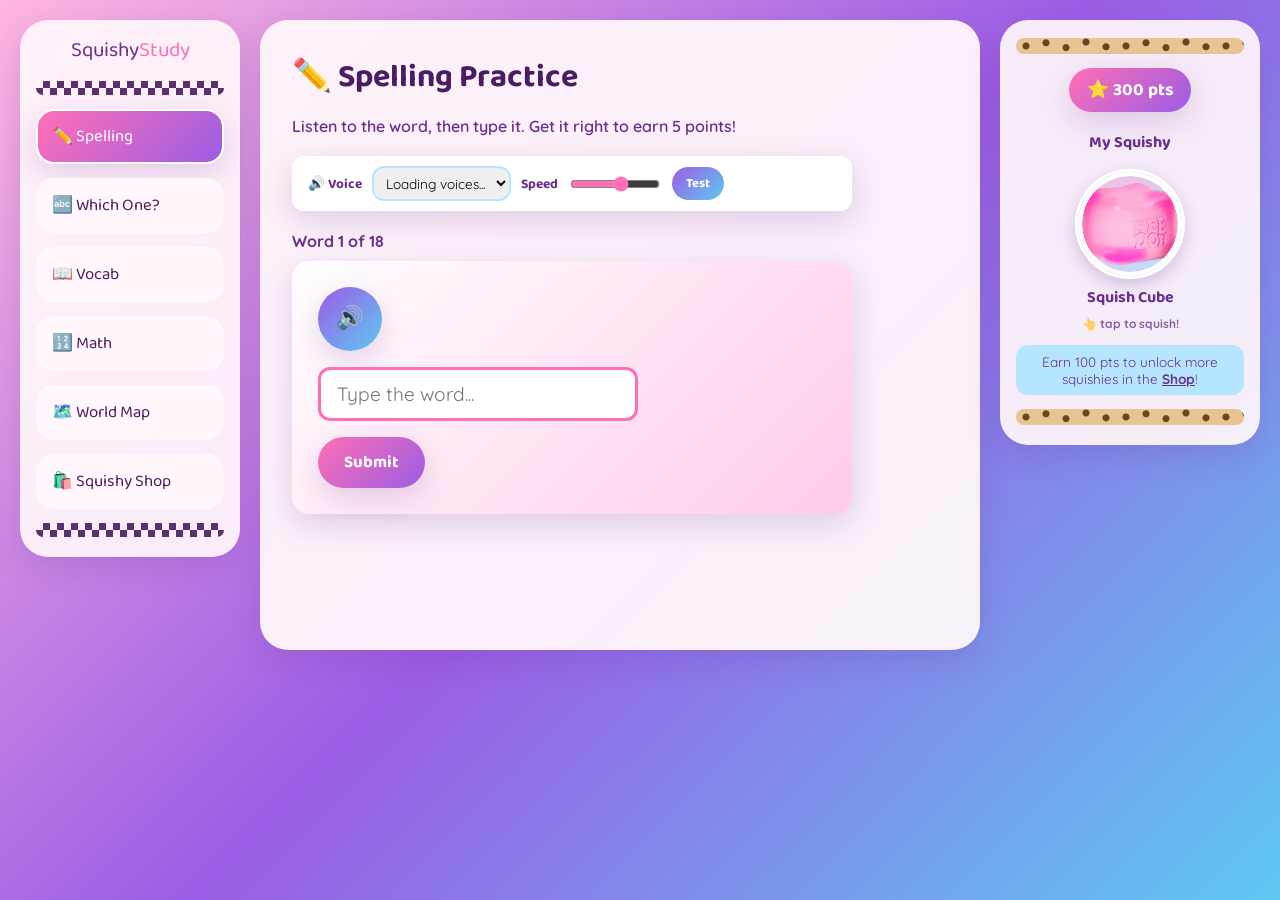
<file: index.html>
<!DOCTYPE html>
<html lang="en">
<head>
<meta charset="UTF-8">
<meta name="viewport" content="width=device-width, initial-scale=1.0">
<title>Squishy Study — Spelling</title>
<link rel="preconnect" href="https://fonts.googleapis.com">
<link href="https://fonts.googleapis.com/css2?family=Baloo+2:wght@500;700&family=Quicksand:wght@500;600;700&display=swap" rel="stylesheet">
<link rel="stylesheet" href="style.css">
</head>
<body data-page="spelling">
  <div class="app-shell">
    <nav class="side-nav" id="side-nav"></nav>

    <main class="page-content">
      <h1>✏️ Spelling Practice</h1>
      <p class="page-sub">Listen to the word, then type it. Get it right to earn 5 points!</p>
      <div id="voice-settings"></div>
      <div id="spelling-root"></div>
    </main>

    <aside class="squishy-panel" id="squishy-panel"></aside>
  </div>

  <script src="script.js"></script>
</body>
</html>
</file>
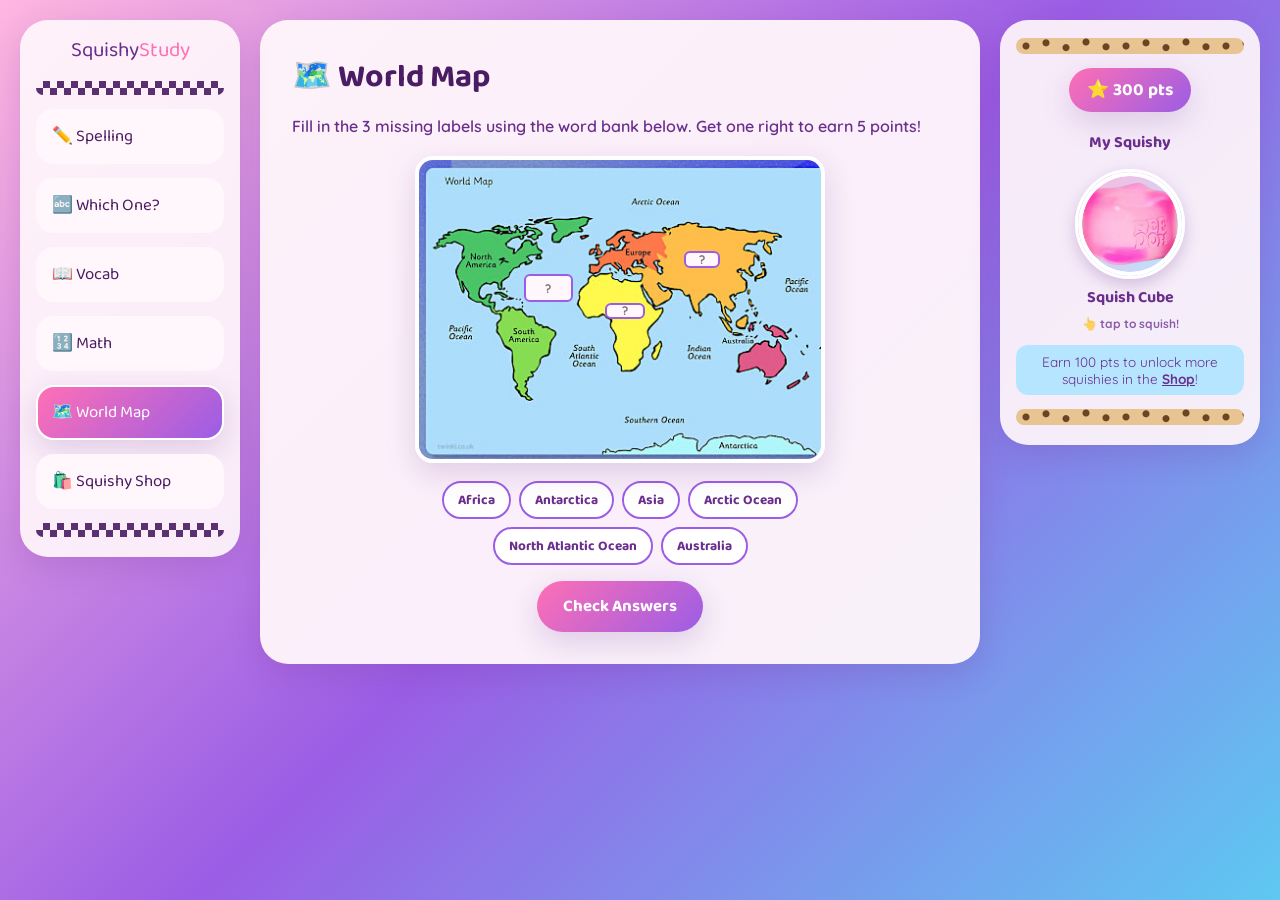
<file: geography.html>
<!DOCTYPE html>
<html lang="en">
<head>
<meta charset="UTF-8">
<meta name="viewport" content="width=device-width, initial-scale=1.0">
<title>Squishy Study — World Map</title>
<link rel="preconnect" href="https://fonts.googleapis.com">
<link href="https://fonts.googleapis.com/css2?family=Baloo+2:wght@500;700&family=Quicksand:wght@500;600;700&display=swap" rel="stylesheet">
<link rel="stylesheet" href="style.css">
</head>
<body data-page="geography">
  <div class="app-shell">
    <nav class="side-nav" id="side-nav"></nav>

    <main class="page-content">
      <h1>🗺️ World Map</h1>
      <p class="page-sub">Fill in the 3 missing labels using the word bank below. Get one right to earn 5 points!</p>
      <div id="map-root"></div>
    </main>

    <aside class="squishy-panel" id="squishy-panel"></aside>
  </div>

  <script src="script.js"></script>
</body>
</html>
</file>
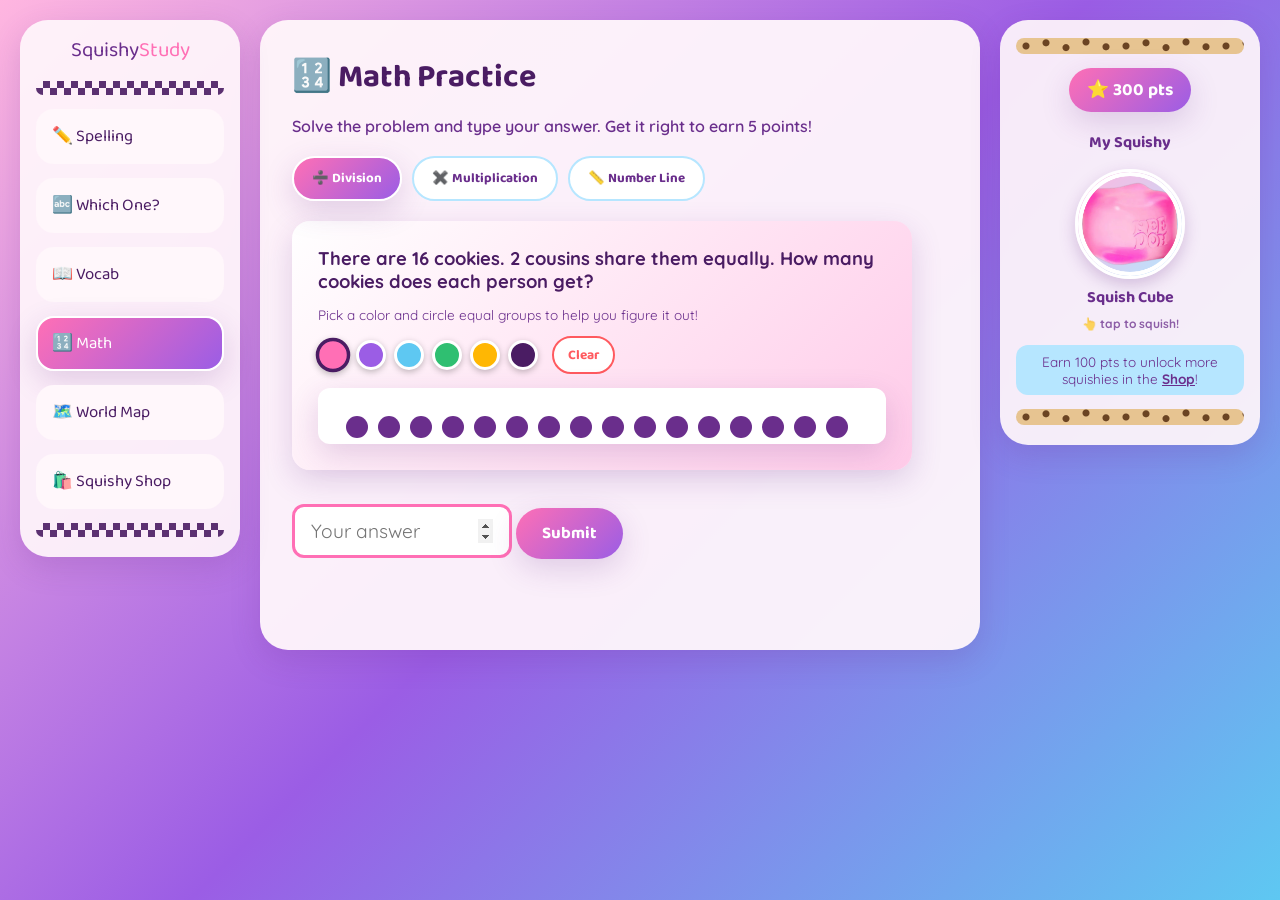
<file: math.html>
<!DOCTYPE html>
<html lang="en">
<head>
<meta charset="UTF-8">
<meta name="viewport" content="width=device-width, initial-scale=1.0">
<title>Squishy Study — Math</title>
<link rel="preconnect" href="https://fonts.googleapis.com">
<link href="https://fonts.googleapis.com/css2?family=Baloo+2:wght@500;700&family=Quicksand:wght@500;600;700&display=swap" rel="stylesheet">
<link rel="stylesheet" href="style.css">
</head>
<body data-page="math">
  <div class="app-shell">
    <nav class="side-nav" id="side-nav"></nav>

    <main class="page-content">
      <h1>🔢 Math Practice</h1>
      <p class="page-sub">Solve the problem and type your answer. Get it right to earn 5 points!</p>
      <div id="math-root"></div>
    </main>

    <aside class="squishy-panel" id="squishy-panel"></aside>
  </div>

  <script src="script.js"></script>
</body>
</html>
</file>
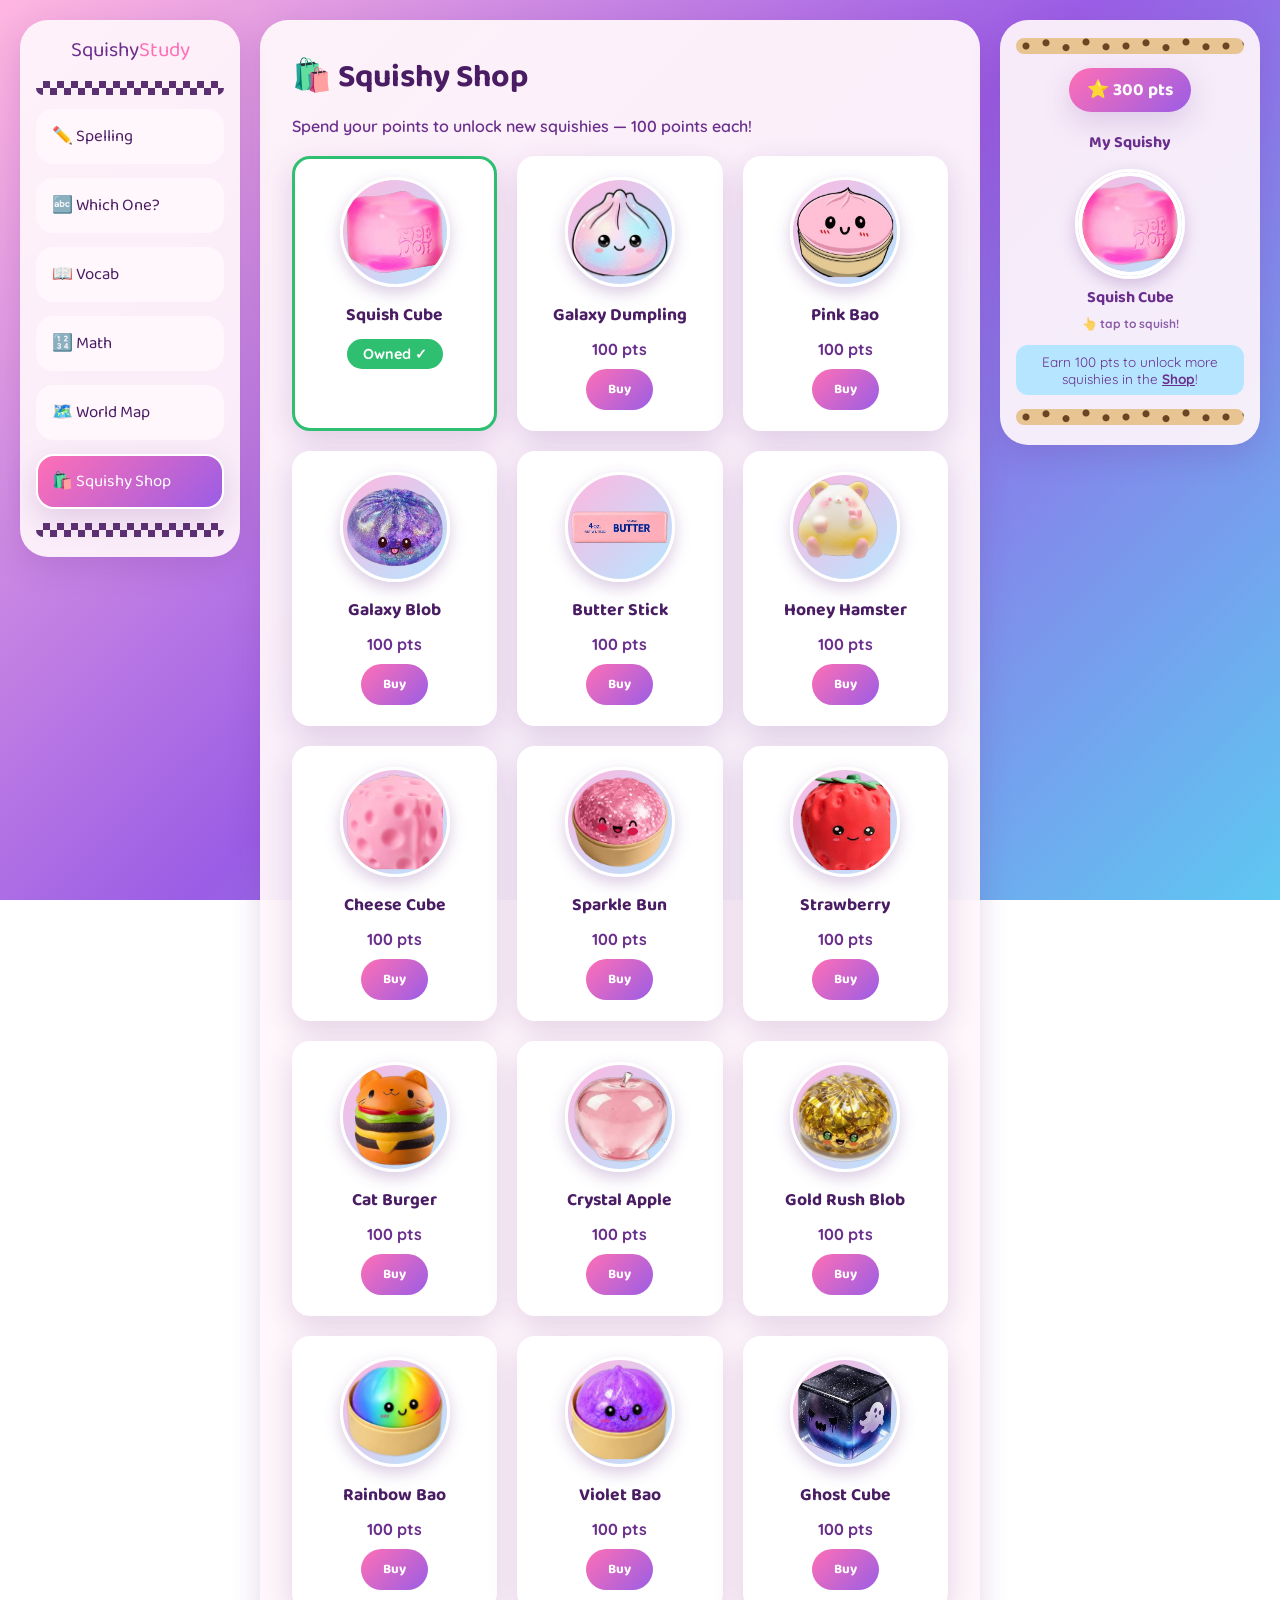
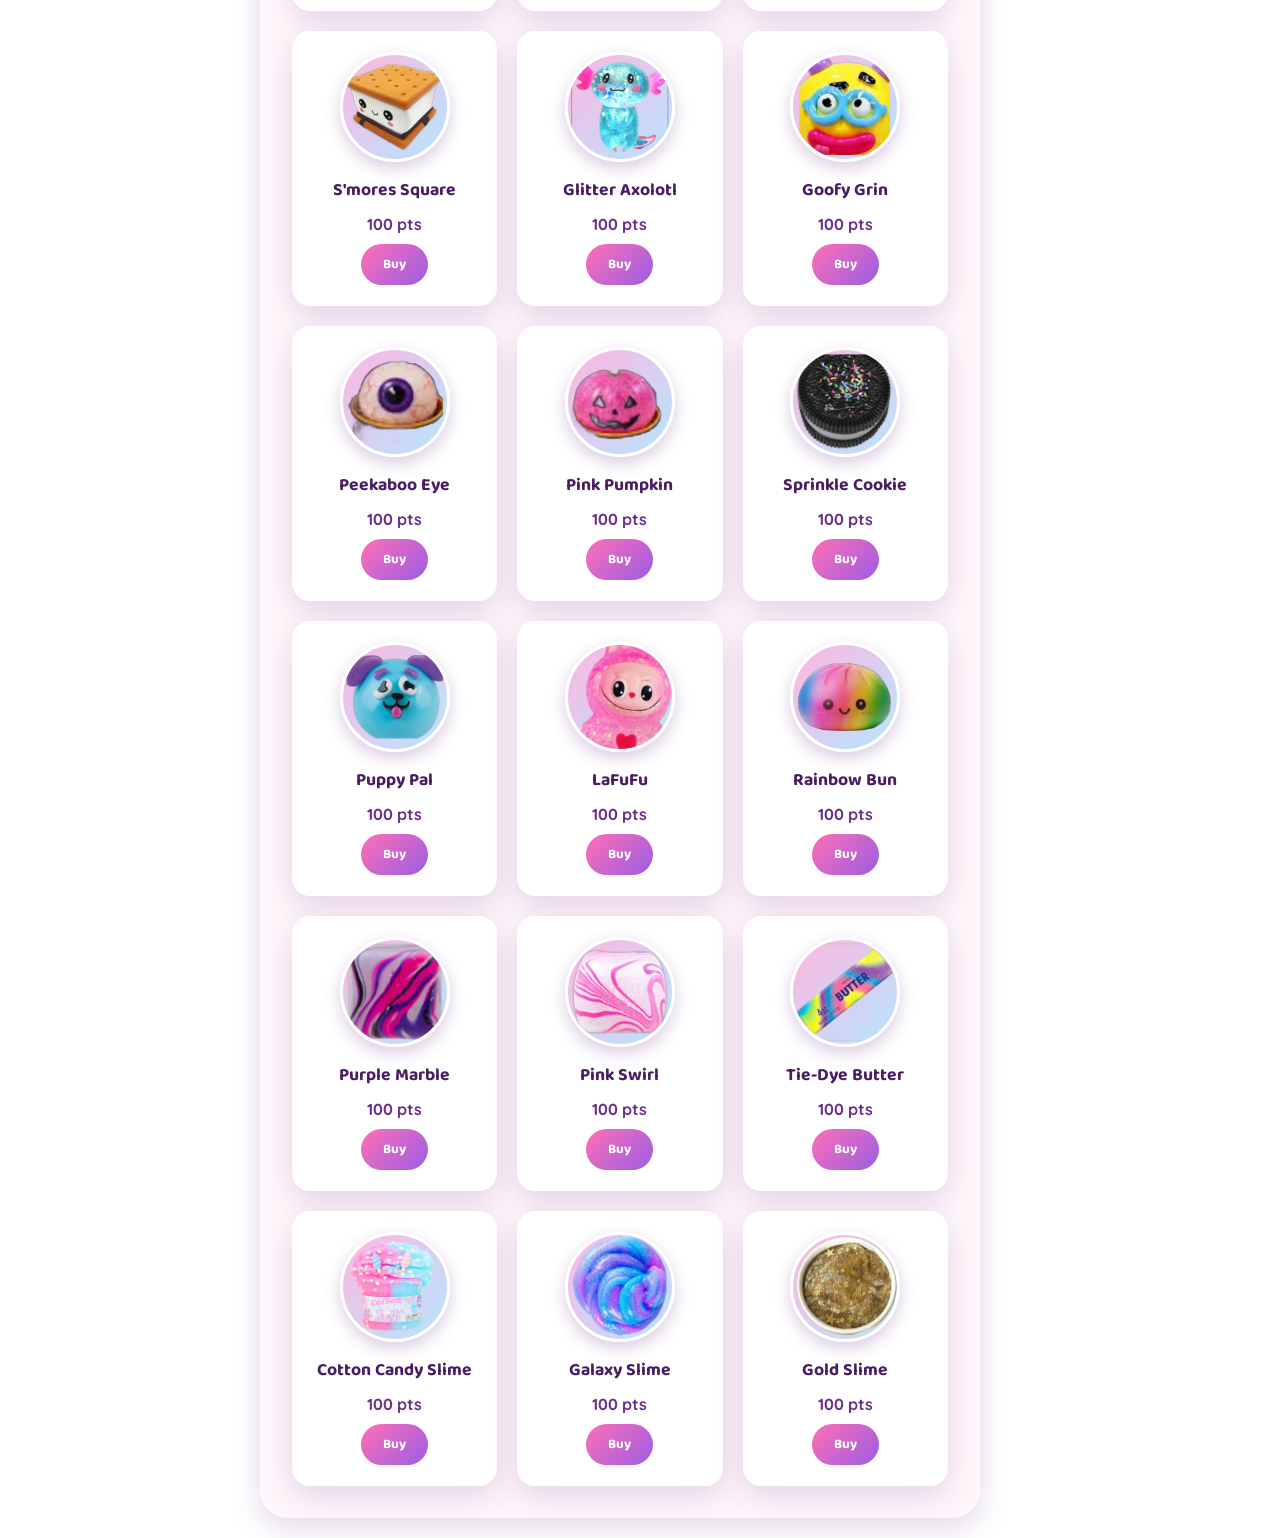
<file: store.html>
<!DOCTYPE html>
<html lang="en">
<head>
<meta charset="UTF-8">
<meta name="viewport" content="width=device-width, initial-scale=1.0">
<title>Squishy Study — Shop</title>
<link rel="preconnect" href="https://fonts.googleapis.com">
<link href="https://fonts.googleapis.com/css2?family=Baloo+2:wght@500;700&family=Quicksand:wght@500;600;700&display=swap" rel="stylesheet">
<link rel="stylesheet" href="style.css">
</head>
<body data-page="store">
  <div class="app-shell">
    <nav class="side-nav" id="side-nav"></nav>

    <main class="page-content">
      <h1>🛍️ Squishy Shop</h1>
      <p class="page-sub">Spend your points to unlock new squishies — 100 points each!</p>
      <div id="store-root"></div>
    </main>

    <aside class="squishy-panel" id="squishy-panel"></aside>
  </div>

  <script src="script.js"></script>
</body>
</html>
</file>
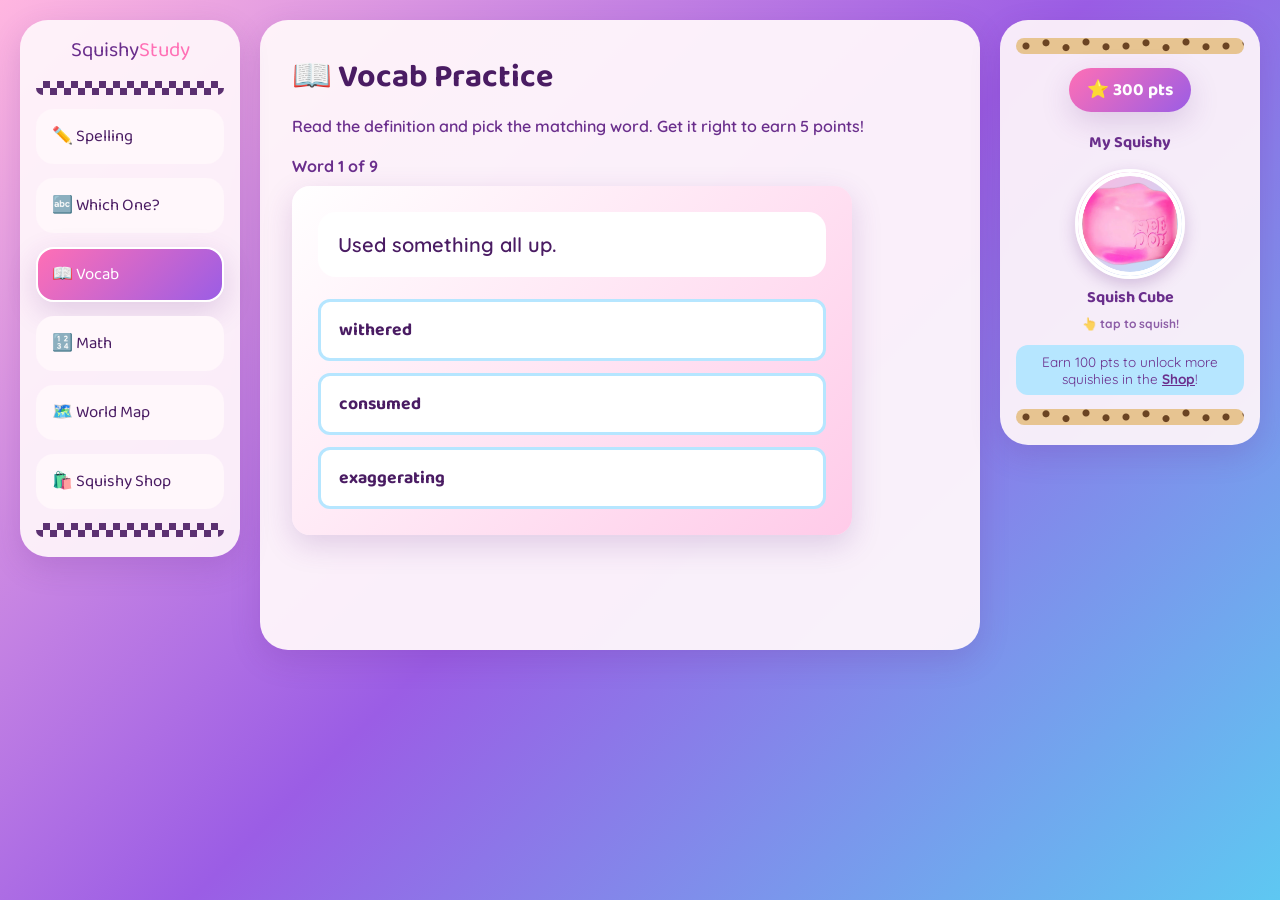
<file: vocab.html>
<!DOCTYPE html>
<html lang="en">
<head>
<meta charset="UTF-8">
<meta name="viewport" content="width=device-width, initial-scale=1.0">
<title>Squishy Study — Vocab</title>
<link rel="preconnect" href="https://fonts.googleapis.com">
<link href="https://fonts.googleapis.com/css2?family=Baloo+2:wght@500;700&family=Quicksand:wght@500;600;700&display=swap" rel="stylesheet">
<link rel="stylesheet" href="style.css">
</head>
<body data-page="vocab">
  <div class="app-shell">
    <nav class="side-nav" id="side-nav"></nav>

    <main class="page-content">
      <h1>📖 Vocab Practice</h1>
      <p class="page-sub">Read the definition and pick the matching word. Get it right to earn 5 points!</p>
      <div id="vocab-root"></div>
    </main>

    <aside class="squishy-panel" id="squishy-panel"></aside>
  </div>

  <script src="script.js"></script>
</body>
</html>
</file>
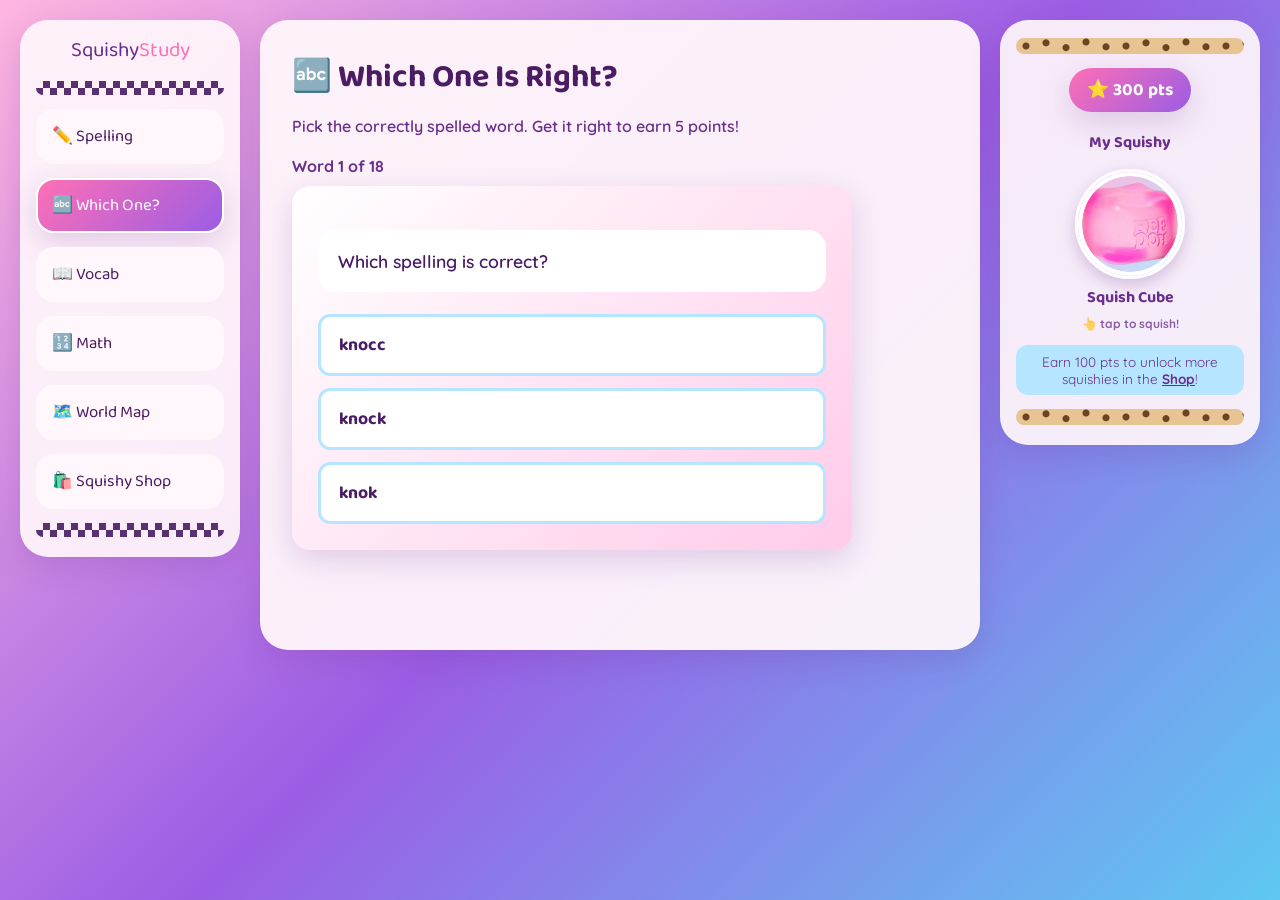
<file: whichone.html>
<!DOCTYPE html>
<html lang="en">
<head>
<meta charset="UTF-8">
<meta name="viewport" content="width=device-width, initial-scale=1.0">
<title>Squishy Study — Which One Is Right?</title>
<link rel="preconnect" href="https://fonts.googleapis.com">
<link href="https://fonts.googleapis.com/css2?family=Baloo+2:wght@500;700&family=Quicksand:wght@500;600;700&display=swap" rel="stylesheet">
<link rel="stylesheet" href="style.css">
</head>
<body data-page="whichone">
  <div class="app-shell">
    <nav class="side-nav" id="side-nav"></nav>

    <main class="page-content">
      <h1>🔤 Which One Is Right?</h1>
      <p class="page-sub">Pick the correctly spelled word. Get it right to earn 5 points!</p>
      <div id="whichone-root"></div>
    </main>

    <aside class="squishy-panel" id="squishy-panel"></aside>
  </div>

  <script src="script.js"></script>
</body>
</html>
</file>
<file: style.css>
/* ============================================================
   Squishy Study — shared stylesheet
   Palette: bubblegum pink, sky blue, grape purple, deep plum
   ============================================================ */

:root {
  --pink: #ff6fb5;
  --pink-soft: #ffb6e0;
  --blue: #5ec8f2;
  --blue-soft: #b6e6ff;
  --purple: #9b5de5;
  --purple-deep: #6a2e8c;
  --plum: #4a1c63;
  --cream: #fff7fb;
  --cheetah-tan: #e7c491;
  --cheetah-spot: #6b4423;
  --success: #2fbf71;
  --error: #ff5a5f;
  --shadow: 0 10px 30px rgba(106, 46, 140, 0.18);
  --radius-lg: 28px;
  --radius-md: 18px;
  --radius-sm: 12px;
}

* { box-sizing: border-box; }

html, body {
  margin: 0;
  padding: 0;
  min-height: 100vh;
  font-family: 'Quicksand', sans-serif;
  color: var(--plum);
  cursor: url('images/pencil-cursor.png') 41 59, auto;
}

body {
  background: linear-gradient(135deg, var(--pink-soft) 0%, var(--purple) 50%, var(--blue) 100%);
  background-attachment: fixed;
}

h1, h2, h3, .display {
  font-family: 'Baloo 2', 'Quicksand', sans-serif;
  font-weight: 700;
  color: var(--plum);
}

button {
  font-family: 'Baloo 2', 'Quicksand', sans-serif;
  border: none;
}

a { color: inherit; text-decoration: none; }

/* ---------- checker pattern (used sparingly, as trims) ---------- */
.checker-strip {
  height: 14px;
  background-image:
    repeating-conic-gradient(var(--plum) 0% 25%, transparent 0% 50%);
  background-size: 14px 14px;
  border-radius: 999px;
  opacity: 0.9;
}

/* ---------- cheetah print (used sparingly, as trims) ---------- */
.cheetah-strip {
  height: 16px;
  border-radius: 999px;
  background-color: var(--cheetah-tan);
  background-image:
    radial-gradient(circle at 10% 50%, var(--cheetah-spot) 3px, transparent 4px),
    radial-gradient(circle at 30% 30%, var(--cheetah-spot) 3px, transparent 4px),
    radial-gradient(circle at 50% 60%, var(--cheetah-spot) 3px, transparent 4px),
    radial-gradient(circle at 70% 25%, var(--cheetah-spot) 3px, transparent 4px),
    radial-gradient(circle at 90% 55%, var(--cheetah-spot) 3px, transparent 4px);
  background-size: 100px 16px;
  background-repeat: repeat-x;
}

/* ============================================================
   Layout shell: side nav | page content | squishy panel
   ============================================================ */

.app-shell {
  display: grid;
  grid-template-columns: 220px 1fr 260px;
  gap: 20px;
  max-width: 1300px;
  margin: 0 auto;
  padding: 20px;
  min-height: 100vh;
  align-items: start;
}

/* ---------------- Side nav ---------------- */
.side-nav {
  position: sticky;
  top: 20px;
  background: rgba(255, 247, 251, 0.92);
  border-radius: var(--radius-lg);
  box-shadow: var(--shadow);
  padding: 20px 16px;
  display: flex;
  flex-direction: column;
  gap: 14px;
}

.side-nav .brand {
  font-family: 'Baloo 2', sans-serif;
  font-size: 1.3rem;
  text-align: center;
  color: var(--purple-deep);
  margin: 0 0 4px 0;
  line-height: 1.1;
}

.side-nav .brand span { color: var(--pink); }

.nav-link {
  display: block;
  padding: 12px 14px;
  border-radius: var(--radius-md);
  font-family: 'Baloo 2', sans-serif;
  font-size: 1.05rem;
  color: var(--plum);
  background: var(--cream);
  border: 2px solid transparent;
  transition: transform 0.15s ease, background 0.15s ease, border-color 0.15s ease;
}

.nav-link:hover {
  transform: translateY(-2px) scale(1.02);
}

.nav-link.active {
  background: linear-gradient(135deg, var(--pink), var(--purple));
  color: white;
  border-color: white;
  box-shadow: var(--shadow);
}

/* ---------------- Main content ---------------- */
.page-content {
  background: rgba(255, 247, 251, 0.95);
  border-radius: var(--radius-lg);
  box-shadow: var(--shadow);
  padding: 32px;
  min-height: 70vh;
}

.page-content h1 {
  font-size: 2rem;
  margin-top: 0;
}

.page-sub {
  color: var(--purple-deep);
  margin-top: -8px;
  margin-bottom: 20px;
  font-weight: 600;
}

/* ---------------- Squishy side panel ---------------- */
.squishy-panel {
  position: sticky;
  top: 20px;
  background: rgba(255, 247, 251, 0.92);
  border-radius: var(--radius-lg);
  box-shadow: var(--shadow);
  padding: 18px 16px 20px;
  display: flex;
  flex-direction: column;
  gap: 14px;
}

.points-badge {
  align-self: center;
  background: linear-gradient(135deg, var(--pink), var(--purple));
  color: white;
  font-family: 'Baloo 2', sans-serif;
  font-weight: 700;
  padding: 8px 18px;
  border-radius: 999px;
  font-size: 1.1rem;
  box-shadow: var(--shadow);
}

.squishy-panel h3 {
  margin: 4px 0 0 0;
  text-align: center;
  font-size: 1rem;
  color: var(--purple-deep);
}

.active-squishy-wrap {
  display: flex;
  flex-direction: column;
  align-items: center;
  gap: 6px;
}

.squishy-thumb {
  border-radius: 50%;
  display: flex;
  align-items: center;
  justify-content: center;
  overflow: hidden;
  background: linear-gradient(135deg, var(--pink-soft), var(--blue-soft));
  border: 3px solid white;
  box-shadow: 0 6px 16px rgba(106, 46, 140, 0.25);
  transition: transform 0.15s ease;
  flex-shrink: 0;
}

.squishy-thumb img {
  width: 100%;
  height: 100%;
  object-fit: cover;
}

.squishy-thumb .squishy-fallback {
  width: 100%;
  height: 100%;
  align-items: center;
  justify-content: center;
  font-size: 2rem;
}

.squishy-thumb.size-large { width: 110px; height: 110px; font-size: 3rem; }
.squishy-thumb.size-large .squishy-fallback { font-size: 3rem; }
.squishy-thumb.size-small { width: 56px; height: 56px; }
.squishy-thumb.size-small .squishy-fallback { font-size: 1.6rem; }

.squishy-thumb.size-small:hover,
.squishy-thumb.size-small.active {
  transform: scale(1.12);
  border-color: var(--pink);
}

.squishy-thumb.active-thumb:hover {
  transform: scale(1.04);
}

.active-squishy-canvas {
  width: 100%;
  height: 100%;
  display: block;
  touch-action: manipulation;
}

.squish-hint {
  font-size: 0.75rem;
  font-weight: 700;
  color: var(--purple-deep);
  opacity: 0.75;
}

@keyframes squish {
  0% { transform: scale(1); }
  35% { transform: scale(1.12, 0.88); }
  60% { transform: scale(0.94, 1.06); }
  100% { transform: scale(1); }
}

.squish-bounce { animation: squish 0.5s ease; }

.active-squishy-name {
  font-family: 'Baloo 2', sans-serif;
  font-weight: 700;
  color: var(--purple-deep);
  text-align: center;
}

.owned-row {
  display: flex;
  flex-wrap: wrap;
  gap: 10px;
  justify-content: center;
}

.panel-hint {
  font-size: 0.85rem;
  text-align: center;
  color: var(--purple-deep);
  background: var(--blue-soft);
  border-radius: var(--radius-sm);
  padding: 8px 10px;
}

.panel-hint a {
  font-weight: 700;
  text-decoration: underline;
}

/* ============================================================
   Voice settings bar (spelling page)
   ============================================================ */

.voice-settings-inner {
  display: flex;
  flex-wrap: wrap;
  align-items: center;
  gap: 10px;
  background: white;
  border-radius: var(--radius-sm);
  padding: 10px 16px;
  margin-bottom: 20px;
  box-shadow: var(--shadow);
  max-width: 560px;
}

.voice-settings-inner label {
  font-family: 'Baloo 2', sans-serif;
  font-weight: 700;
  font-size: 0.85rem;
  color: var(--purple-deep);
}

.voice-settings-inner select {
  font-family: 'Quicksand', sans-serif;
  font-size: 0.85rem;
  padding: 6px 8px;
  border-radius: var(--radius-sm);
  border: 2px solid var(--blue-soft);
  max-width: 200px;
}

.voice-settings-inner input[type="range"] {
  width: 90px;
  accent-color: var(--pink);
}

.voice-test-btn {
  background: linear-gradient(135deg, var(--purple), var(--blue));
  color: white;
  font-weight: 700;
  font-size: 0.8rem;
  padding: 6px 14px;
  border-radius: 999px;
}

.voice-test-btn:hover {
  transform: translateY(-1px);
}

/* ============================================================
   Quiz components (spelling + vocab)
   ============================================================ */

.progress-line {
  font-weight: 700;
  color: var(--purple-deep);
  margin-bottom: 10px;
}

.quiz-card {
  background: linear-gradient(135deg, #fff, var(--pink-soft) 140%);
  border-radius: var(--radius-md);
  padding: 26px;
  box-shadow: var(--shadow);
  max-width: 560px;
}

.speaker-btn {
  background: linear-gradient(135deg, var(--purple), var(--blue));
  color: white;
  font-size: 1.4rem;
  width: 64px;
  height: 64px;
  border-radius: 50%;
  box-shadow: var(--shadow);
  transition: transform 0.15s ease;
}

.speaker-btn:hover { transform: scale(1.08); }
.speaker-btn:active { transform: scale(0.94); }

.spelling-input {
  font-family: 'Quicksand', sans-serif;
  font-size: 1.2rem;
  padding: 12px 16px;
  border-radius: var(--radius-sm);
  border: 3px solid var(--purple-soft, var(--purple));
  width: 100%;
  max-width: 320px;
  margin-top: 16px;
}

.spelling-input:focus {
  outline: none;
  border-color: var(--pink);
}

.submit-btn, .primary-btn {
  margin-top: 16px;
  background: linear-gradient(135deg, var(--pink), var(--purple));
  color: white;
  font-size: 1.05rem;
  font-weight: 700;
  padding: 12px 26px;
  border-radius: 999px;
  box-shadow: var(--shadow);
  transition: transform 0.15s ease;
}

.submit-btn:hover, .primary-btn:hover { transform: translateY(-2px); }
.submit-btn:disabled { opacity: 0.5; cursor: not-allowed; transform: none; }

.feedback {
  margin-top: 16px;
  font-weight: 700;
  border-radius: var(--radius-sm);
  padding: 12px 16px;
  display: none;
}

.feedback.show { display: block; }
.feedback.correct { background: #d9f7e6; color: var(--success); }
.feedback.incorrect { background: #ffe1e2; color: var(--error); }

.retry-word {
  font-family: 'Baloo 2', sans-serif;
  font-size: 1.6rem;
  letter-spacing: 2px;
  color: var(--purple-deep);
  background: white;
  border-radius: var(--radius-sm);
  padding: 10px 14px;
  display: inline-block;
  margin-top: 8px;
}

.vocab-definition {
  font-size: 1.25rem;
  font-weight: 600;
  background: white;
  border-radius: var(--radius-md);
  padding: 20px;
  margin-bottom: 22px;
}

.vocab-choices {
  display: flex;
  flex-direction: column;
  gap: 12px;
}

.vocab-choice {
  background: white;
  border: 3px solid var(--blue-soft);
  border-radius: var(--radius-sm);
  padding: 14px 18px;
  font-size: 1.1rem;
  font-weight: 700;
  color: var(--plum);
  text-align: left;
  transition: transform 0.15s ease, border-color 0.15s ease;
}

.vocab-choice:hover:not(:disabled) {
  border-color: var(--pink);
  transform: translateX(4px);
}

.vocab-choice:disabled { cursor: default; }
.vocab-choice.correct { background: #d9f7e6; border-color: var(--success); }
.vocab-choice.incorrect { background: #ffe1e2; border-color: var(--error); }

.next-btn { margin-top: 18px; }

.finished-box {
  text-align: center;
  padding: 30px 10px;
}

.finished-box .big-emoji { font-size: 3rem; }

/* ============================================================
   World Map quiz
   ============================================================ */

.map-wrap {
  position: relative;
  display: block;
  width: 100%;
  max-width: 410px;
  margin: 0 auto;
  border-radius: var(--radius-md);
  overflow: hidden;
  box-shadow: var(--shadow);
  border: 4px solid white;
}

.map-wrap img {
  display: block;
  width: 100%;
  height: auto;
}

.map-cover {
  position: absolute;
  background: var(--cream);
  border: 2px solid var(--purple);
  border-radius: 6px;
  display: flex;
  align-items: center;
  justify-content: center;
  box-sizing: border-box;
  padding: 1px;
}

.map-cover span {
  font-family: 'Baloo 2', sans-serif;
  font-weight: 700;
  color: var(--success);
  font-size: clamp(0.5rem, 2vw, 0.75rem);
  text-align: center;
  line-height: 1.1;
}

.map-cover input {
  width: 100%;
  height: 100%;
  border: none;
  background: transparent;
  text-align: center;
  font-family: 'Quicksand', sans-serif;
  font-weight: 700;
  color: var(--plum);
  outline: none;
  font-size: clamp(0.5rem, 2vw, 0.75rem);
  padding: 0;
}

.map-cover.correct {
  background: #d9f7e6;
  border-color: var(--success);
}

.map-cover.revealed {
  background: #fff3f3;
  border-color: var(--error);
}

.map-cover.revealed input {
  color: var(--error);
  font-style: italic;
}

.map-cover.revealed input::placeholder {
  color: var(--error);
  opacity: 0.85;
  font-style: italic;
}

.word-bank {
  display: flex;
  flex-wrap: wrap;
  gap: 8px;
  justify-content: center;
  margin-top: 18px;
  max-width: 410px;
  margin-left: auto;
  margin-right: auto;
}

.word-chip {
  background: white;
  border: 2px solid var(--purple);
  border-radius: 999px;
  padding: 6px 14px;
  font-family: 'Baloo 2', sans-serif;
  font-weight: 700;
  font-size: 0.85rem;
  color: var(--purple-deep);
  transition: transform 0.15s ease, background 0.15s ease;
}

.word-chip:hover {
  background: var(--pink-soft);
  transform: translateY(-2px);
}

.map-actions {
  text-align: center;
}

/* ============================================================
   Math page
   ============================================================ */

.math-tabs {
  display: flex;
  flex-wrap: wrap;
  gap: 10px;
  margin-bottom: 20px;
}

.math-tab {
  background: white;
  border: 2px solid var(--blue-soft);
  border-radius: 999px;
  padding: 10px 18px;
  font-family: 'Baloo 2', sans-serif;
  font-weight: 700;
  color: var(--purple-deep);
  transition: transform 0.15s ease, background 0.15s ease;
}

.math-tab:hover {
  transform: translateY(-2px);
}

.math-tab.active {
  background: linear-gradient(135deg, var(--pink), var(--purple));
  color: white;
  border-color: white;
  box-shadow: var(--shadow);
}

.math-card {
  max-width: 620px;
}

.math-problem-text {
  font-size: 1.15rem;
  font-weight: 700;
  color: var(--plum);
  margin-top: 0;
}

.math-hint {
  font-size: 0.85rem;
  color: var(--purple-deep);
  margin-top: -6px;
}

.pen-palette {
  display: flex;
  align-items: center;
  gap: 8px;
  margin-bottom: 14px;
  flex-wrap: wrap;
}

.pen-swatch {
  width: 30px;
  height: 30px;
  border-radius: 50%;
  border: 3px solid white;
  box-shadow: 0 2px 6px rgba(0,0,0,0.25);
  transition: transform 0.15s ease;
}

.pen-swatch.active {
  border-color: var(--plum);
  transform: scale(1.15);
}

.clear-btn {
  margin-left: 6px;
  background: white;
  border: 2px solid var(--error);
  color: var(--error);
  font-weight: 700;
  border-radius: 999px;
  padding: 6px 14px;
  font-size: 0.85rem;
}

.dot-board-wrap {
  position: relative;
  background: white;
  border-radius: var(--radius-sm);
  padding: 28px;
  box-shadow: var(--shadow);
}

.dot-layer {
  display: flex;
  flex-wrap: wrap;
  gap: 10px;
  position: relative;
  z-index: 1;
}

.math-dot {
  width: 22px;
  height: 22px;
  border-radius: 50%;
  background: var(--purple-deep);
  flex-shrink: 0;
}

.draw-canvas {
  position: absolute;
  top: 28px;
  left: 28px;
  z-index: 2;
  touch-action: none;
  cursor: crosshair;
}

.math-answer-box {
  margin-top: 18px;
}

.math-answer-input {
  max-width: 220px;
}

.number-line-svg {
  width: 100%;
  height: auto;
  margin-top: 10px;
}

.store-grid {
  display: grid;
  grid-template-columns: repeat(auto-fit, minmax(190px, 1fr));
  gap: 20px;
}

.store-card {
  background: white;
  border-radius: var(--radius-md);
  padding: 18px;
  text-align: center;
  box-shadow: var(--shadow);
  display: flex;
  flex-direction: column;
  align-items: center;
  gap: 10px;
  border: 3px solid transparent;
}

.store-card.owned { border-color: var(--success); }

.store-card h3 { margin: 4px 0 0 0; font-size: 1.1rem; }

.store-price {
  font-weight: 700;
  color: var(--purple-deep);
}

.buy-btn {
  background: linear-gradient(135deg, var(--pink), var(--purple));
  color: white;
  font-weight: 700;
  padding: 10px 22px;
  border-radius: 999px;
  transition: transform 0.15s ease;
}

.buy-btn:hover:not(:disabled) { transform: translateY(-2px); }
.buy-btn:disabled { background: #ccc; cursor: not-allowed; }

.owned-tag {
  background: var(--success);
  color: white;
  font-weight: 700;
  padding: 6px 16px;
  border-radius: 999px;
  font-size: 0.9rem;
}

/* ---------------- Responsive ---------------- */
@media (max-width: 980px) {
  .app-shell {
    grid-template-columns: 1fr;
  }
  .side-nav, .squishy-panel {
    position: static;
  }
  .side-nav {
    flex-direction: row;
    overflow-x: auto;
  }
  .squishy-panel {
    flex-direction: column;
  }
}

@media (prefers-reduced-motion: reduce) {
  * { animation: none !important; transition: none !important; }
}
</file>
